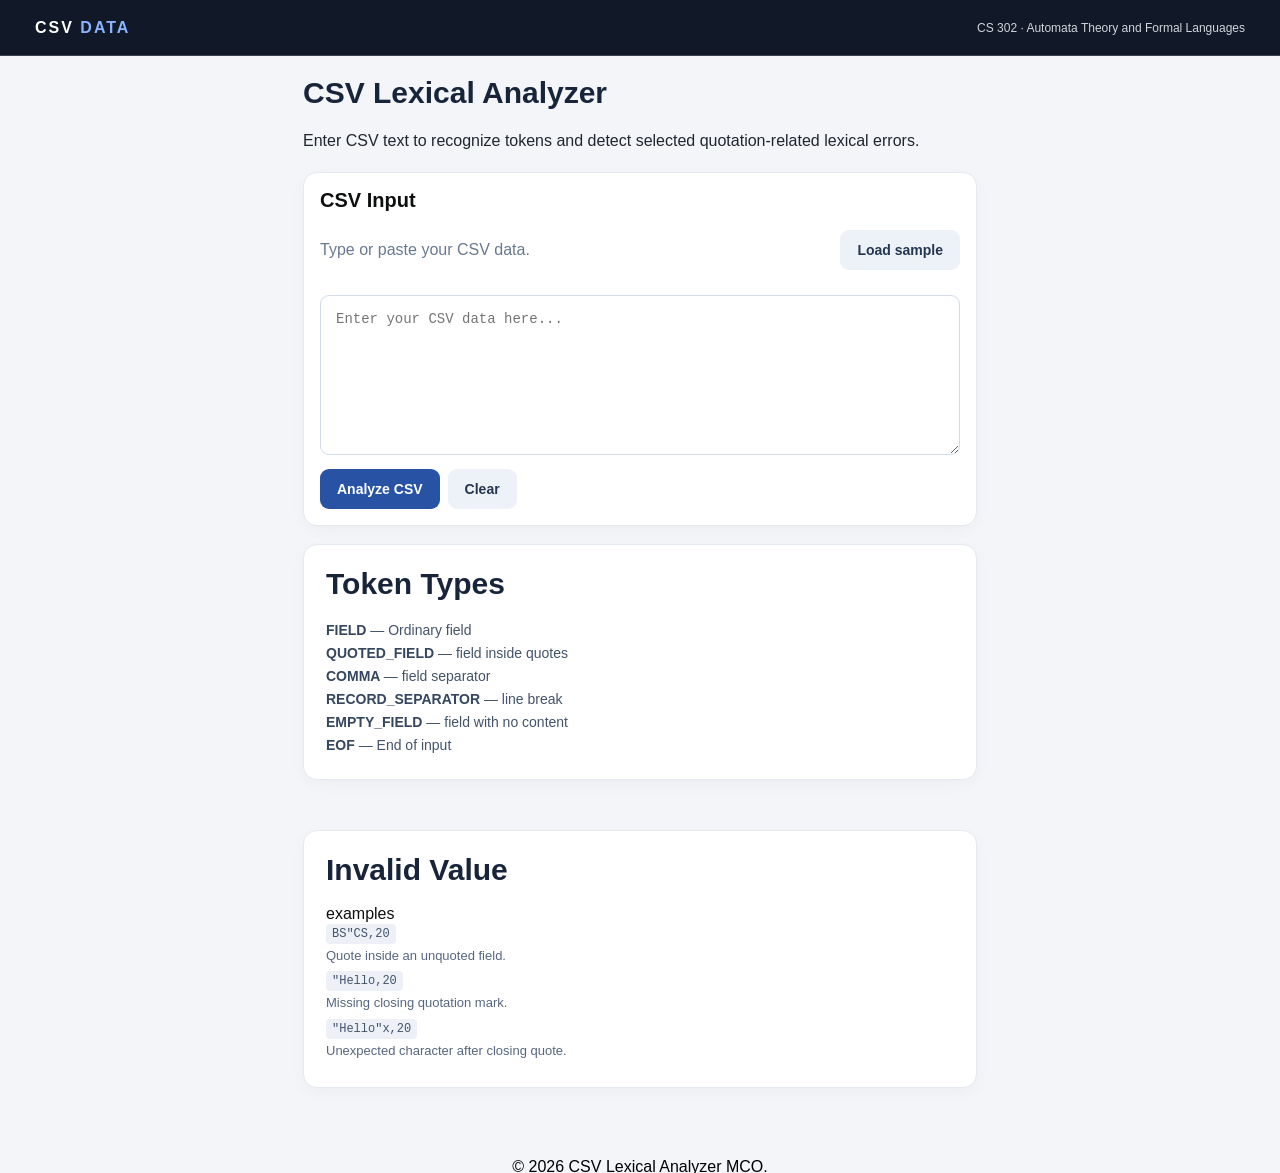
<file: index.html>
<!DOCTYPE html>
<html lang="en">
<head>
    <meta charset="UTF-8">
    <meta name="viewport" content="width=device-width, initial-scale=1.0">
    <title>CSV Lexer</title>

    <link rel="stylesheet" href="style.css">
</head> 
<body>

    <header class="header">
        <div class="logo">
            CSV <span>DATA</span>
        </div>

        <div class="header-title">
             Automata Theory and Formal Languages
        </div>
    </header>

    <main class="container">

        <h1>CSV Lexical Analyzer</h1>

        <p class="description">
            Enter CSV text to recognize tokens and detect selected
            quotation-related lexical errors.
        </p>

        <section class="card">

            <h2>CSV Input</h2>

            <div class="input-header">
                <p>Type or paste your CSV data.</p>

                <button id="loadSample" class="sample-btn">
                    Load sample
                </button>
            </div>

            <textarea id="csvInput"
                placeholder="Enter your CSV data here..."></textarea>

            <div class="buttons">
                <button id="analyzeBtn" class="analyze-btn">
                    Analyze CSV
                </button>

                <button id="clearBtn" class="clear-btn">
                    Clear
                </button>
            </div>

        </section>

        <section class="card results" id="results">
            <h2>Analysis Results</h2>
            <div id="output">
                <p>Analysis results will appear here.</p>
            </div>
        </section>

        <section class="card1">
            <h1>Token Types</h1>

            <ul class="token-list">
                <li><strong>FIELD </strong> — Ordinary field</li>
                <li><strong>QUOTED_FIELD </strong> — field inside quotes</li>
                <li><strong>COMMA </strong> — field separator</li>
                <li><strong>RECORD_SEPARATOR </strong> — line break</li>
                <li><strong>EMPTY_FIELD </strong> — field with no content</li>
                <li><strong>EOF </strong> — End of input</li>
            </ul>
            </ul>
        </section>

        <section class="card2">
            <h1>Invalid Value</h1>
            <p>examples</p>

            <div class="invalid-item">
                <code>BS"CS,20</code>
                <p>Quote inside an unquoted field.</p>
            </div>

    
            <div class="invalid-item">
                <code>"Hello,20</code>
                <p>Missing closing quotation mark.</p>
            </div>

            <div class="invalid-item">
                <code>"Hello"x,20</code>
                <p>Unexpected character after closing quote.</p>
            </div>
        </section>

    </main>

    <footer class="footer">
        <div class="footer-content">
            <p>&copy; 2026 CSV Lexical Analyzer MCO.</p>
        </div>
    </footer>

    <script src="script.js"></script>

</body>
</html>
</file>
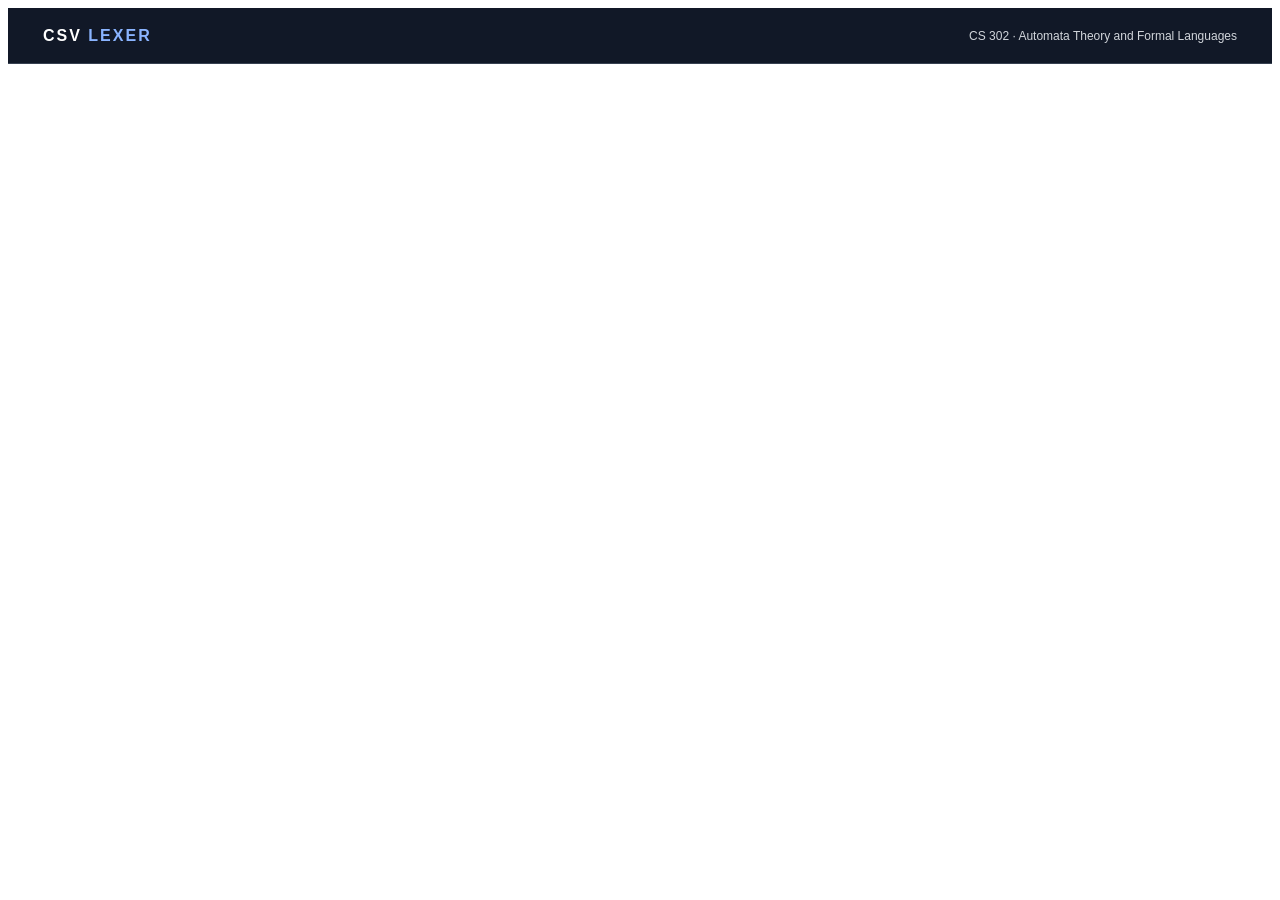
<file: lexical_analyzer/index.html>
<!DOCTYPE html>
<html lang="en">
<head>
    <meta charset="UTF-8">
    <meta name="viewport" content="width=device-width, initial-scale=1.0">
    <title>CSV Lexer</title>

    <link rel="stylesheet" href="style.css">
</head>
<body>

    <header class="header">
        <div class="logo">
            CSV <span>LEXER</span>
        </div>

        <div class="header-title">
            CS 302 · Automata Theory and Formal Languages
        </div>
    </header>

</body>
</html>
</file>
<file: style.css>
/* Header */
.header {
    width: 100%;
    height: 56px;
    background-color: #111827;
    display: flex;
    align-items: center;
    justify-content: space-between;
    padding: 0 35px;
    box-sizing: border-box;
    border-bottom: 1px solid #374151;
    font-family: Arial, sans-serif;
    position: fixed;
    left: 0;
    top: 0;
}

/* Logo */
.logo {
    color: #ffffff;
    font-size: 16px;
    font-weight: bold;
    letter-spacing: 2px;
}

.logo span {
    color: #8ab4ff;
}

/* Subject title */
.header-title {
    color: #d1d5db;
    font-size: 12px;
    font-weight: normal;
}

/* Responsive design */
@media (max-width: 600px) {
    .header {
        padding: 0 15px;
    }

    .logo {
        font-size: 20px;
    }

    .header-title {
        font-size: 10px;
        text-align: center;
    }
}

* {
    box-sizing: border-box;
    margin: 0;
    padding: 0;
    font-family: Arial, sans-serif;
}

body {
    background-color: #e7eaed;
    color: #0e0f0f;
    padding-top: 56px; 
    min-height: 100vh;
    font-family: Arial, sans-serif; 
}

.container {
    max-width: 700px;
    margin: 0 auto;
    padding: 20px 13px;
}

.subtitle {
    color: #315bb0;
    font-size: 12px;
    font-weight: bold;
    letter-spacing: 1px;
    margin-bottom: 10px;
}

h1 {
    font-size: 30px;
    margin-bottom: 18px;
    color: #17243a;
}

.description {
    color: #21262e;
    font-size: 16px;
    line-height: 1.6;
    margin-bottom: 18px;
}

.card {
    background: white;
    padding: 16px;
    border: 1px solid #e5e9f0;
    border-radius: 14px;
    margin-bottom: 18px;
    box-shadow: 0 5px 15px rgba(0,0,0,0.03);
}

h2 {
    font-size: 20px;
    margin-bottom: 18px;
}

.input-header {
    display: flex;
    justify-content: space-between;
    align-items: center;
    margin-bottom: 25px;
    gap: 10px;
}

.input-header p {
    color: #687991;
}

button {
    border: none;
    border-radius: 9px;
    padding: 12px 17px;
    font-weight: bold;
    cursor: pointer;
    font-size: 14px;
}

.sample-btn,
.clear-btn {
    background: #edf1f8;
    color: #243650;
}

.analyze-btn {
    background: #2853a5;
    color: white;
}

button:hover {
    opacity: 0.85;
}

textarea {
    width: 100%;
    height: 160px;
    padding: 15px;
    border: 1px solid #d3dce9;
    border-radius: 9px;
    font-family: monospace;
    font-size: 14px;
    resize: vertical;
    outline: none;
    margin-bottom: 10px;
}

textarea:focus {
    border-color: #315bb0;
}

.buttons {
    display: flex;
    gap: 8px;
}

.note {
    font-size: 12px;
    color: #687991;
    margin-top: 12px;
}

.results {
    display: none;
}

.results.show {
    display: block;
}

.result-item {
    padding: 12px;
    background: #f3f5fa;
    border-radius: 8px;
    margin-top: 10px;
    overflow-wrap: anywhere;
}

.error {
    color: #c62828;
    font-weight: bold;
}

.success {
    color: #21834b;
    font-weight: bold;
}

@media (max-width: 480px) {
    h1 {
        font-size: 25px;
    }

    .input-header {
        align-items: flex-start;
        flex-direction: column;
    }
}


/* Token Types and Invalid Examples Cards */

.card1,
.card2 {
    background: white;
    padding: 22px;
    border: 1px solid #e5e9f0;
    border-radius: 14px;
    margin-bottom: 50px;
    box-shadow: 0 5px 15px rgba(0, 0, 0, 0.03);
}

/* Card Titles */

.card1 h2,
.card2 h2 {
    font-size: 20px;
    color: #17243a;
    margin-bottom: 8px;
}

/* Token Types */

.token-list {
    list-style: none;
    padding: 0;
    margin: 0;
}

.token-list li {
    color: #43536b;
    font-size: 14px;
    line-height: 1.65;
}

.token-list strong {
    color: #35465e;
}

/* Invalid Value Examples */

.invalid-item {
    margin-bottom: 5px;
}

.invalid-item code {
    display: inline-block;
    background: #edf1f7;
    color: #43536b;
    padding: 3px 6px;
    border-radius: 4px;
    font-family: monospace;
    font-size: 12px;
}

.invalid-item p {
    color: #56677f;
    font-size: 13px;
    margin-top: 3px;
    line-height: 1.4;
}

/* Page Background */

body {
    background-color: #f3f5f9;
}



/* Footer */
.footer {
    left:0;
    bottom:0;
    width:100%;
    color: black;
    text-align: center;
}
</file>
<file: lexical_analyzer/style.css>
/* Header */
.header {
    width: 100%;
    height: 56px;
    background-color: #111827;
    display: flex;
    align-items: center;
    justify-content: space-between;
    padding: 0 35px;
    box-sizing: border-box;
    border-bottom: 1px solid #374151;
    font-family: Arial, sans-serif;
}

/* Logo */
.logo {
    color: #ffffff;
    font-size: 16px;
    font-weight: bold;
    letter-spacing: 2px;
}

.logo span {
    color: #8ab4ff;
}

/* Subject title */
.header-title {
    color: #d1d5db;
    font-size: 12px;
    font-weight: normal;
}

/* Responsive design */
@media (max-width: 600px) {
    .header {
        padding: 0 15px;
    }

    .logo {
        font-size: 20px;
    }

    .header-title {
        font-size: 10px;
        text-align: center;
    }
}
</file>
